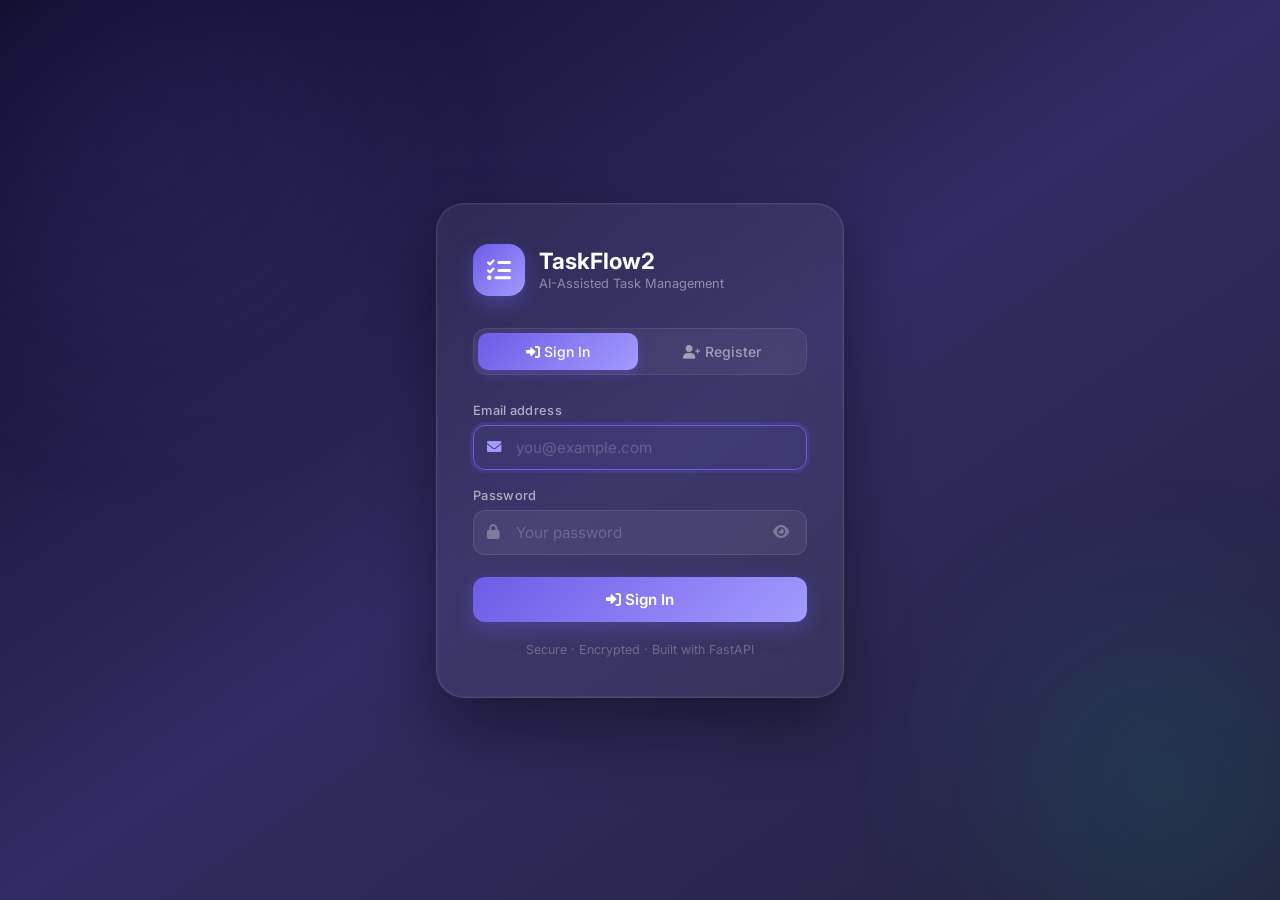
<file: frontend/index.html>
<!DOCTYPE html>
<html lang="en">
<head>
  <meta charset="UTF-8" />
  <meta name="viewport" content="width=device-width, initial-scale=1.0" />
  <title>TaskFlow2 – AI Task Management</title>
  <link href="https://fonts.googleapis.com/css2?family=Inter:wght@400;500;600;700&display=swap" rel="stylesheet" />
  <link rel="stylesheet" href="https://cdnjs.cloudflare.com/ajax/libs/font-awesome/6.0.0-beta3/css/all.min.css" />
  <link rel="stylesheet" href="styles.css" />
</head>
<body>

  <!-- Loading Overlay -->
  <div id="loader" class="loader-overlay" style="display:none;">
    <div class="spinner"></div>
  </div>

  <!-- Toast Container -->
  <div id="toast-container" class="toast-container"></div>

  <div class="app-container">

    <!-- ═══════════════════════════ SIDEBAR ═══════════════════════════ -->
    <aside class="sidebar">
      <div class="sidebar-brand">
        <i class="fas fa-tasks"></i>
        <span class="nav-label">TaskFlow2</span>
      </div>

      <nav class="sidebar-nav">
        <ul>
          <li data-section="dashboard" class="active">
            <a><i class="fas fa-home"></i><span class="nav-label"> Dashboard</span></a>
          </li>
          <li data-section="tasks">
            <a><i class="fas fa-list-ul"></i><span class="nav-label"> Tasks</span></a>
          </li>
          <li data-section="projects">
            <a><i class="fas fa-project-diagram"></i><span class="nav-label"> Projects</span></a>
          </li>

        </ul>
      </nav>

      <div class="sidebar-footer">
        <button class="btn-logout" id="sidebar-logout" title="Sign out">
          <i class="fas fa-sign-out-alt"></i>
          <span class="nav-label">Sign Out</span>
        </button>
      </div>
    </aside>

    <!-- ═══════════════════════════ MAIN ═══════════════════════════ -->
    <main class="main-content">

      <!-- Header -->
      <header class="header">
        <div class="header-left">
          <h1 id="page-title">Dashboard</h1>
        </div>
        <div class="header-right">
          <span class="user-info">
            <i class="fas fa-user-circle"></i>
            <span id="current-user-name">Loading…</span>
            <button class="header-logout" id="header-logout" title="Sign out">
              <i class="fas fa-sign-out-alt"></i> Sign Out
            </button>
          </span>
        </div>
      </header>

      <!-- ─────────────────── SECTION: DASHBOARD ─────────────────── -->
      <section id="section-dashboard" class="page-section">

        <section class="stats-grid" id="stats-grid">
          <div class="stat-card" id="stat-total">
            <div class="stat-icon"><i class="fas fa-tasks"></i></div>
            <div class="stat-content"><h3>Total Tasks</h3><p class="stat-number">—</p></div>
          </div>
          <div class="stat-card" id="stat-high">
            <div class="stat-icon"><i class="fas fa-arrow-up" style="color:#e74c3c"></i></div>
            <div class="stat-content"><h3>High Priority</h3><p class="stat-number">—</p></div>
          </div>
          <div class="stat-card" id="stat-medium">
            <div class="stat-icon"><i class="fas fa-minus" style="color:#f39c12"></i></div>
            <div class="stat-content"><h3>Medium Priority</h3><p class="stat-number">—</p></div>
          </div>
          <div class="stat-card" id="stat-low">
            <div class="stat-icon"><i class="fas fa-arrow-down" style="color:#2ecc71"></i></div>
            <div class="stat-content"><h3>Low Priority</h3><p class="stat-number">—</p></div>
          </div>
          <div class="stat-card" id="stat-projects">
            <div class="stat-icon"><i class="fas fa-project-diagram"></i></div>
            <div class="stat-content"><h3>Projects</h3><p class="stat-number">—</p></div>
          </div>
          <div class="stat-card" id="stat-todo">
            <div class="stat-icon"><i class="fas fa-circle" style="color:#74b9ff"></i></div>
            <div class="stat-content"><h3>To Do</h3><p class="stat-number">—</p></div>
          </div>
          <div class="stat-card" id="stat-inprogress">
            <div class="stat-icon"><i class="fas fa-spinner" style="color:#fdcb6e"></i></div>
            <div class="stat-content"><h3>In Progress</h3><p class="stat-number">—</p></div>
          </div>
          <div class="stat-card" id="stat-completed">
            <div class="stat-icon"><i class="fas fa-check-circle" style="color:#00b894"></i></div>
            <div class="stat-content"><h3>Completed</h3><p class="stat-number">—</p></div>
          </div>

        </section>

        <!-- Recent tasks preview on dashboard -->
        <div class="card">
          <h2><i class="fas fa-clock"></i> Recent Tasks</h2>
          <div id="recent-task-list">
            <div class="empty-message">
              <i class="fas fa-inbox"></i>
              <p>No tasks yet</p>
              <small>Go to Tasks to create your first task</small>
            </div>
          </div>
        </div>

      </section><!-- /dashboard -->

      <!-- ─────────────────── SECTION: TASKS ─────────────────── -->
      <section id="section-tasks" class="page-section hidden">

        <div class="action-row">
          <!-- Create Task Form -->
          <section class="card form-card">
            <h2><i class="fas fa-plus-circle"></i> Create Task</h2>
            <form id="task-form" novalidate>
              <div class="form-group">
                <label for="task-title">Title</label>
                <input type="text" id="task-title" placeholder="Task title" required />
              </div>
              <div class="form-group">
                <label for="task-desc">Description</label>
                <textarea id="task-desc" placeholder="Description (optional)"></textarea>
              </div>
              <div class="form-row">
                <div class="form-group">
                  <label for="task-priority">Priority</label>
                  <select id="task-priority">
                    <option value="low">Low</option>
                    <option value="medium" selected>Medium</option>
                    <option value="high">High</option>
                  </select>
                </div>
                <div class="form-group">
                  <label for="task-due">Due Date</label>
                  <input type="text" id="task-due" placeholder="e.g., 2026-12-01" />
                </div>
              </div>
              <div class="form-group">
                <label for="task-project">Project</label>
                <select id="task-project" required>
                  <option value="">Select Project</option>
                </select>
              </div>
              <button type="submit" class="btn btn-primary">
                <i class="fas fa-save"></i> Create Task
              </button>
            </form>
          </section>

          <!-- AI Quick Add -->
          <section class="card ai-card">
            <h2><i class="fas fa-robot"></i> AI Quick Add</h2>
            <form id="quick-add-form" novalidate>
              <div class="form-group">
                <label for="quick-text">Describe your task</label>
                <textarea id="quick-text" placeholder="e.g., Urgent: Fix login bug by tomorrow" rows="3"></textarea>
              </div>
              <div class="form-group">
                <label for="quick-project">Project</label>
                <select id="quick-project" required>
                  <option value="">Select Project</option>
                </select>
              </div>
              <button type="submit" class="btn btn-ai">
                <i class="fas fa-magic"></i> Generate Task
              </button>
            </form>
          </section>
        </div>

        <!-- Search & Sort -->
        <div class="control-row">
          <div class="search-box">
            <input type="text" id="search-input" placeholder="Search tasks by exact title…" />
            <select id="search-algo">
              <option value="binary">Binary Search</option>
              <option value="linear">Linear Search</option>
            </select>
            <button id="search-btn" class="btn btn-secondary">
              <i class="fas fa-search"></i> Search
            </button>
            <button id="clear-search-btn" class="btn btn-secondary" style="display:none;">
              <i class="fas fa-times"></i> Clear
            </button>
          </div>
          <div class="sort-box">
            <button id="sort-btn" class="btn btn-secondary">
              <i class="fas fa-sort-amount-up"></i> Sort by Priority
            </button>
            <button id="reset-sort-btn" class="btn btn-secondary" style="display:none;">
              <i class="fas fa-undo"></i> Reset
            </button>
          </div>
        </div>

        <!-- Task List -->
        <section class="card task-list-container">
          <h2><i class="fas fa-list-ul"></i> Task List <span id="task-count-badge" style="font-size:0.75rem;color:rgba(255,255,255,0.35);font-weight:400;margin-left:4px;"></span></h2>
          <div id="task-list">
            <div class="empty-message">
              <i class="fas fa-inbox"></i>
              <p>No tasks yet</p>
              <small>Use the form above to create your first task</small>
            </div>
          </div>
        </section>

      </section><!-- /tasks -->

      <!-- ─────────────────── SECTION: PROJECTS ─────────────────── -->
      <section id="section-projects" class="page-section hidden">

        <!-- Create Project -->
        <div class="card" style="max-width:560px;">
          <h2><i class="fas fa-plus-circle"></i> New Project</h2>
          <form id="project-form" novalidate>
            <div class="form-group">
              <label for="project-name">Project Name</label>
              <input type="text" id="project-name" placeholder="e.g., Website Redesign" required />
            </div>
            <div class="form-group">
              <label for="project-desc">Description <span style="color:rgba(255,255,255,0.3);font-size:0.75rem;">(optional)</span></label>
              <textarea id="project-desc" placeholder="What is this project about?" rows="2"></textarea>
            </div>
            <button type="submit" class="btn btn-primary">
              <i class="fas fa-save"></i> Create Project
            </button>
          </form>
        </div>

        <!-- Project List -->
        <div class="section-header">
          <h2><i class="fas fa-project-diagram"></i> Your Projects <span id="projects-count-badge" style="font-size:0.75rem;color:rgba(255,255,255,0.35);font-weight:400;margin-left:4px;"></span></h2>
        </div>
        <div class="projects-grid" id="project-list">
          <div class="empty-message">
            <i class="fas fa-folder-open"></i>
            <p>No projects yet</p>
            <small>Create your first project above</small>
          </div>
        </div>

      </section><!-- /projects -->


      <!-- Footer -->
      <footer class="footer">
        <p>&copy; <span id="footer-year"></span> TaskFlow2 – AI Assisted Task Management</p>
      </footer>

    </main><!-- /main-content -->
  </div><!-- /app-container -->

  <!-- ═══════════════════ EDIT TASK MODAL ═══════════════════ -->
  <div id="edit-modal" class="modal">
    <div class="modal-content">
      <span class="modal-close" id="modal-close-btn">&times;</span>
      <h2><i class="fas fa-edit" style="color:#6c5ce7;margin-right:10px;"></i>Edit Task</h2>
      <form id="edit-form" novalidate>
        <input type="hidden" id="edit-id" />
        <div class="form-group">
          <label for="edit-title">Title</label>
          <input type="text" id="edit-title" required />
        </div>
        <div class="form-group">
          <label for="edit-desc">Description</label>
          <textarea id="edit-desc"></textarea>
        </div>
        <div class="form-row">
          <div class="form-group">
            <label for="edit-priority">Priority</label>
            <select id="edit-priority">
              <option value="low">Low</option>
              <option value="medium">Medium</option>
              <option value="high">High</option>
            </select>
          </div>
          <div class="form-group">
            <label for="edit-due">Due Date</label>
            <input type="text" id="edit-due" placeholder="e.g., 2026-12-01" />
          </div>
        </div>
        <div class="form-group">
          <label for="edit-project">Project</label>
          <select id="edit-project" required>
            <option value="">Select Project</option>
          </select>
        </div>
        <div class="form-group">
          <label for="edit-status">Status</label>
          <select id="edit-status">
            <option value="todo">To Do</option>
            <option value="in_progress">In Progress</option>
            <option value="completed">Completed</option>
          </select>
        </div>
        <div style="display:flex;gap:12px;flex-wrap:wrap;">
          <button type="submit" class="btn btn-primary">
            <i class="fas fa-save"></i> Update Task
          </button>
          <button type="button" id="improve-btn" class="btn btn-improve">
            <i class="fas fa-magic"></i> Improve with AI
          </button>
        </div>
      </form>
    </div>
  </div>

  <script src="config.js"></script>
  <script src="auth.js"></script>
  <script src="script.js"></script>
</body>
</html>
</file>
<file: frontend/styles.css>
/* styles.css – TaskFlow2 Frontend */

/* ---- Reset & Base ---- */
*, *::before, *::after {
  margin: 0;
  padding: 0;
  box-sizing: border-box;
}

body {
  font-family: 'Inter', -apple-system, BlinkMacSystemFont, 'Segoe UI', Roboto, sans-serif;
  background: linear-gradient(145deg, #0f0c29, #302b63, #24243e);
  min-height: 100vh;
  color: #e0e0e0;
  overflow-x: hidden;
}

a {
  text-decoration: none;
  color: inherit;
}

/* ---- Scrollbar ---- */
::-webkit-scrollbar { width: 6px; }
::-webkit-scrollbar-track { background: rgba(255,255,255,0.05); border-radius: 10px; }
::-webkit-scrollbar-thumb { background: rgba(255,255,255,0.18); border-radius: 10px; }
::-webkit-scrollbar-thumb:hover { background: rgba(255,255,255,0.3); }

/* ---- Section visibility ---- */
.page-section { display: block; }
.page-section.hidden { display: none !important; }

/* ---- App Layout ---- */
.app-container {
  display: flex;
  min-height: 100vh;
}

/* ---- Sidebar ---- */
.sidebar {
  width: 240px;
  background: rgba(255,255,255,0.06);
  backdrop-filter: blur(12px);
  -webkit-backdrop-filter: blur(12px);
  border-right: 1px solid rgba(255,255,255,0.08);
  padding: 24px 16px;
  display: flex;
  flex-direction: column;
  position: sticky;
  top: 0;
  height: 100vh;
  overflow-y: auto;
  flex-shrink: 0;
  transition: width 0.25s ease;
}

.sidebar-brand {
  display: flex;
  align-items: center;
  gap: 12px;
  font-size: 1.4rem;
  font-weight: 700;
  color: #fff;
  padding-bottom: 28px;
  border-bottom: 1px solid rgba(255,255,255,0.06);
  margin-bottom: 20px;
  overflow: hidden;
}
.sidebar-brand i { color: #6c5ce7; font-size: 1.8rem; flex-shrink: 0; }
.sidebar-brand .nav-label { white-space: nowrap; }

.sidebar-nav ul { list-style: none; }
.sidebar-nav li { margin-bottom: 4px; border-radius: 10px; }
.sidebar-nav li a {
  display: flex;
  align-items: center;
  gap: 14px;
  padding: 12px 16px;
  font-weight: 500;
  color: rgba(255,255,255,0.65);
  border-radius: 10px;
  transition: all 0.2s;
  cursor: pointer;
  overflow: hidden;
  white-space: nowrap;
}
.sidebar-nav li a i { width: 20px; text-align: center; flex-shrink: 0; }
.sidebar-nav li.active a,
.sidebar-nav li a:hover {
  background: rgba(108,92,231,0.2);
  color: #fff;
}
.sidebar-nav li.active a {
  background: rgba(108,92,231,0.3);
  box-shadow: 0 0 15px rgba(108,92,231,0.15);
}

.sidebar-footer {
  margin-top: auto;
  padding-top: 20px;
  border-top: 1px solid rgba(255,255,255,0.06);
  display: flex;
  align-items: center;
  gap: 12px;
  overflow: hidden;
}

/* ---- Logout button in sidebar ---- */
.btn-logout {
  background: none;
  border: none;
  color: rgba(255,255,255,0.4);
  font-size: 0.9rem;
  cursor: pointer;
  padding: 8px 16px;
  border-radius: 10px;
  display: flex;
  align-items: center;
  gap: 10px;
  width: 100%;
  font-family: inherit;
  font-weight: 500;
  transition: color 0.2s, background 0.2s;
  white-space: nowrap;
  overflow: hidden;
}
.btn-logout:hover {
  color: #e74c3c;
  background: rgba(231,76,60,0.1);
}
.btn-logout i { flex-shrink: 0; width: 20px; text-align: center; }

/* ---- Main Content ---- */
.main-content {
  flex: 1;
  padding: 24px 32px 40px 32px;
  max-width: calc(100% - 240px);
  overflow-x: hidden;
  min-width: 0;
}

/* ---- Header ---- */
.header {
  display: flex;
  justify-content: space-between;
  align-items: center;
  padding-bottom: 20px;
  border-bottom: 1px solid rgba(255,255,255,0.06);
  margin-bottom: 28px;
  flex-wrap: wrap;
  gap: 12px;
}
.header-left h1 {
  font-size: 1.8rem;
  font-weight: 700;
  background: linear-gradient(135deg, #a29bfe, #6c5ce7);
  -webkit-background-clip: text;
  -webkit-text-fill-color: transparent;
  background-clip: text;
}
.header-right .user-info {
  display: flex;
  align-items: center;
  gap: 10px;
  background: rgba(255,255,255,0.06);
  border: 1px solid rgba(255,255,255,0.08);
  padding: 7px 7px 7px 16px;
  border-radius: 30px;
  font-weight: 500;
  color: #fff;
}
.header-right .user-info i { font-size: 1.3rem; color: #a29bfe; }
#current-user-name { font-size: 0.9rem; max-width: 150px; overflow: hidden; text-overflow: ellipsis; white-space: nowrap; }

/* ---- Header logout btn ---- */
.header-logout {
  background: rgba(231,76,60,0.1);
  border: 1px solid rgba(231,76,60,0.25);
  color: #ff8a80;
  padding: 8px 14px;
  border-radius: 30px;
  font-size: 0.8rem;
  font-weight: 600;
  cursor: pointer;
  font-family: inherit;
  transition: background 0.2s, color 0.2s;
  display: flex;
  align-items: center;
  gap: 7px;
}
.header-logout:hover { background: rgba(231,76,60,0.2); color: #ff6b6b; }

/* ---- Stats Grid ---- */
.stats-grid {
  display: grid;
  grid-template-columns: repeat(auto-fit, minmax(150px, 1fr));
  gap: 16px;
  margin-bottom: 28px;
}
.stat-card {
  background: rgba(255,255,255,0.05);
  backdrop-filter: blur(8px);
  border: 1px solid rgba(255,255,255,0.08);
  border-radius: 16px;
  padding: 16px 20px;
  display: flex;
  align-items: center;
  gap: 16px;
  transition: transform 0.2s, box-shadow 0.2s;
  cursor: default;
}
.stat-card:hover { transform: translateY(-3px); box-shadow: 0 12px 30px rgba(0,0,0,0.3); }
.stat-icon {
  font-size: 1.5rem;
  color: #6c5ce7;
  width: 46px;
  height: 46px;
  background: rgba(108,92,231,0.12);
  border-radius: 12px;
  display: flex;
  align-items: center;
  justify-content: center;
  flex-shrink: 0;
}
.stat-content h3 {
  font-size: 0.72rem;
  text-transform: uppercase;
  letter-spacing: 0.6px;
  color: rgba(255,255,255,0.45);
  margin-bottom: 4px;
}
.stat-number {
  font-size: 1.6rem;
  font-weight: 700;
  color: #fff;
  line-height: 1;
  transition: all 0.3s ease;
}

/* ---- Cards ---- */
.card {
  background: rgba(255,255,255,0.06);
  backdrop-filter: blur(8px);
  -webkit-backdrop-filter: blur(8px);
  border: 1px solid rgba(255,255,255,0.08);
  border-radius: 20px;
  padding: 24px;
  margin-bottom: 24px;
  transition: box-shadow 0.2s;
}
.card:hover { box-shadow: 0 8px 30px rgba(0,0,0,0.22); }
.card h2 {
  font-size: 1.05rem;
  font-weight: 600;
  margin-bottom: 20px;
  display: flex;
  align-items: center;
  gap: 12px;
  color: #fff;
}
.card h2 i { color: #6c5ce7; }

/* ---- Action Row ---- */
.action-row {
  display: grid;
  grid-template-columns: 1fr 1fr;
  gap: 24px;
}

/* ---- Forms ---- */
.form-group { margin-bottom: 16px; }
.form-group label {
  display: block;
  font-size: 0.82rem;
  font-weight: 500;
  color: rgba(255,255,255,0.6);
  margin-bottom: 7px;
  letter-spacing: 0.2px;
}
.form-group input,
.form-group textarea,
.form-group select {
  width: 100%;
  padding: 10px 14px;
  background: rgba(255,255,255,0.06);
  border: 1px solid rgba(255,255,255,0.1);
  border-radius: 10px;
  color: #fff;
  font-size: 0.93rem;
  font-family: inherit;
  transition: border 0.2s, box-shadow 0.2s, background 0.2s;
}
.form-group input:focus,
.form-group textarea:focus,
.form-group select:focus {
  outline: none;
  border-color: #6c5ce7;
  background: rgba(108,92,231,0.07);
  box-shadow: 0 0 0 3px rgba(108,92,231,0.18);
}
.form-group input::placeholder,
.form-group textarea::placeholder { color: rgba(255,255,255,0.2); }
.form-group textarea { resize: vertical; min-height: 70px; }
.form-group select option { background: #2d2b55; }
.form-row { display: grid; grid-template-columns: 1fr 1fr; gap: 16px; }

/* ---- Buttons ---- */
.btn {
  display: inline-flex;
  align-items: center;
  gap: 8px;
  padding: 10px 22px;
  border: none;
  border-radius: 30px;
  font-weight: 600;
  font-size: 0.88rem;
  cursor: pointer;
  transition: background 0.2s, transform 0.1s, box-shadow 0.2s;
  color: #fff;
  font-family: inherit;
}
.btn:active { transform: scale(0.97); }
.btn:disabled { opacity: 0.5; cursor: not-allowed; transform: none; }
.btn-primary {
  background: linear-gradient(135deg, #6c5ce7, #a29bfe);
  box-shadow: 0 4px 14px rgba(108,92,231,0.3);
}
.btn-primary:hover:not(:disabled) { box-shadow: 0 6px 24px rgba(108,92,231,0.5); }
.btn-secondary {
  background: rgba(255,255,255,0.08);
  border: 1px solid rgba(255,255,255,0.12);
}
.btn-secondary:hover:not(:disabled) { background: rgba(255,255,255,0.14); }
.btn-ai {
  background: linear-gradient(135deg, #00b894, #00cec9);
  box-shadow: 0 4px 14px rgba(0,206,201,0.3);
}
.btn-ai:hover:not(:disabled) { box-shadow: 0 6px 24px rgba(0,206,201,0.5); }
.btn-danger { background: rgba(231,76,60,0.75); }
.btn-danger:hover:not(:disabled) { background: #e74c3c; }
.btn-sm { padding: 6px 14px; font-size: 0.78rem; }

/* ---- Control Row (Search & Sort) ---- */
.control-row {
  display: flex;
  flex-wrap: wrap;
  gap: 12px;
  align-items: center;
  margin-bottom: 20px;
}
.search-box {
  display: flex;
  flex: 2;
  gap: 10px;
  flex-wrap: wrap;
  align-items: center;
}
.search-box input {
  flex: 1;
  min-width: 180px;
  padding: 10px 16px;
  background: rgba(255,255,255,0.06);
  border: 1px solid rgba(255,255,255,0.1);
  border-radius: 30px;
  color: #fff;
  font-size: 0.93rem;
  font-family: inherit;
  transition: border 0.2s, box-shadow 0.2s;
}
.search-box input:focus {
  outline: none;
  border-color: #6c5ce7;
  box-shadow: 0 0 0 3px rgba(108,92,231,0.18);
}
.search-box input::placeholder { color: rgba(255,255,255,0.2); }
.search-box select {
  padding: 10px 14px;
  background: rgba(255,255,255,0.06);
  border: 1px solid rgba(255,255,255,0.1);
  border-radius: 30px;
  color: #fff;
  font-size: 0.88rem;
  font-family: inherit;
}
.sort-box { display: flex; gap: 10px; }

/* ---- Task List ---- */
#task-list { display: flex; flex-direction: column; gap: 10px; }
.task-item {
  background: rgba(255,255,255,0.04);
  border: 1px solid rgba(255,255,255,0.06);
  border-radius: 14px;
  padding: 16px 20px;
  display: flex;
  flex-wrap: wrap;
  justify-content: space-between;
  align-items: center;
  gap: 12px;
  transition: background 0.2s, transform 0.2s, border-color 0.2s, box-shadow 0.2s;
  animation: itemSlideIn 0.25s ease both;
}
.task-item:hover {
  background: rgba(255,255,255,0.08);
  transform: translateX(3px);
  border-color: rgba(108,92,231,0.2);
}
@keyframes itemSlideIn {
  from { opacity: 0; transform: translateY(8px); }
  to   { opacity: 1; transform: translateY(0); }
}
.task-info { flex: 2; min-width: 200px; }
.task-title { font-weight: 600; color: #fff; margin-bottom: 3px; font-size: 0.95rem; }
.task-desc { font-size: 0.86rem; color: rgba(255,255,255,0.5); margin-bottom: 8px; }
.task-meta {
  display: flex;
  flex-wrap: wrap;
  gap: 10px;
  font-size: 0.78rem;
  color: rgba(255,255,255,0.38);
}
.task-meta span { display: inline-flex; align-items: center; gap: 5px; }
.task-meta .priority-badge {
  padding: 2px 10px;
  border-radius: 20px;
  font-weight: 600;
  font-size: 0.72rem;
  text-transform: uppercase;
  letter-spacing: 0.4px;
}
.priority-high   { background: rgba(231,76,60,0.2);  color: #e74c3c; border: 1px solid rgba(231,76,60,0.3); }
.priority-medium { background: rgba(243,156,18,0.2); color: #f39c12; border: 1px solid rgba(243,156,18,0.3); }
.priority-low    { background: rgba(46,204,113,0.2); color: #2ecc71; border: 1px solid rgba(46,204,113,0.3); }
.task-actions { display: flex; gap: 8px; align-items: center; }

/* ---- Search highlight ---- */
@keyframes highlightPulse {
  0%,100% { background: rgba(255,255,255,0.04); border-color: rgba(255,255,255,0.06); box-shadow: none; }
  40%     { background: rgba(108,92,231,0.22); border-color: #6c5ce7; box-shadow: 0 0 20px rgba(108,92,231,0.3); }
}
.task-highlight { animation: highlightPulse 1.2s ease 2 !important; }

/* ---- Empty states ---- */
.empty-message {
  text-align: center;
  color: rgba(255,255,255,0.28);
  padding: 48px 0 32px;
  display: flex;
  flex-direction: column;
  align-items: center;
  gap: 12px;
}
.empty-message i { font-size: 2.5rem; color: rgba(255,255,255,0.12); }
.empty-message p { font-size: 0.95rem; }
.empty-message small { font-size: 0.8rem; color: rgba(255,255,255,0.18); }

/* ---- Project Cards ---- */
.projects-grid {
  display: grid;
  grid-template-columns: repeat(auto-fill, minmax(280px, 1fr));
  gap: 18px;
}
.project-card {
  background: rgba(255,255,255,0.05);
  border: 1px solid rgba(255,255,255,0.08);
  border-radius: 18px;
  padding: 22px;
  transition: transform 0.2s, box-shadow 0.2s, border-color 0.2s;
  cursor: default;
  animation: itemSlideIn 0.25s ease both;
}
.project-card:hover {
  transform: translateY(-3px);
  box-shadow: 0 14px 32px rgba(0,0,0,0.28);
  border-color: rgba(108,92,231,0.25);
}
.project-card-header {
  display: flex;
  justify-content: space-between;
  align-items: flex-start;
  margin-bottom: 10px;
  gap: 10px;
}
.project-card-header h3 {
  font-size: 1rem;
  font-weight: 600;
  color: #fff;
  flex: 1;
  line-height: 1.3;
}
.project-badge {
  background: linear-gradient(135deg, #6c5ce7, #a29bfe);
  color: #fff;
  font-size: 0.72rem;
  font-weight: 700;
  padding: 3px 10px;
  border-radius: 20px;
  white-space: nowrap;
  flex-shrink: 0;
}
.project-desc {
  font-size: 0.86rem;
  color: rgba(255,255,255,0.45);
  margin-bottom: 14px;
  line-height: 1.5;
  min-height: 20px;
}
.project-meta {
  display: flex;
  flex-wrap: wrap;
  gap: 12px;
  font-size: 0.78rem;
  color: rgba(255,255,255,0.35);
  border-top: 1px solid rgba(255,255,255,0.06);
  padding-top: 12px;
  margin-top: 4px;
}
.project-meta span { display: inline-flex; align-items: center; gap: 5px; }

/* ---- Priority bars inside project card ---- */
.priority-bars {
  display: flex;
  gap: 6px;
  margin-bottom: 14px;
  align-items: center;
}
.priority-bar-item {
  display: flex;
  align-items: center;
  gap: 5px;
  font-size: 0.75rem;
  font-weight: 500;
}
.priority-bar-item .dot {
  width: 8px;
  height: 8px;
  border-radius: 50%;
}
.dot-high   { background: #e74c3c; }
.dot-medium { background: #f39c12; }
.dot-low    { background: #2ecc71; }


/* ---- Modal ---- */
.modal {
  display: none;
  position: fixed;
  z-index: 1000;
  inset: 0;
  background: rgba(0,0,0,0.65);
  backdrop-filter: blur(6px);
  align-items: center;
  justify-content: center;
}
.modal.show { display: flex; }
.modal-content {
  background: #1a1830;
  border: 1px solid rgba(255,255,255,0.07);
  border-radius: 24px;
  padding: 32px;
  max-width: 500px;
  width: 90%;
  position: relative;
  box-shadow: 0 24px 60px rgba(0,0,0,0.5);
  animation: modalIn 0.2s ease both;
}
@keyframes modalIn {
  from { opacity: 0; transform: scale(0.95) translateY(12px); }
  to   { opacity: 1; transform: scale(1) translateY(0); }
}
.modal-close {
  position: absolute;
  top: 16px;
  right: 20px;
  font-size: 1.8rem;
  color: rgba(255,255,255,0.4);
  cursor: pointer;
  transition: color 0.2s;
  line-height: 1;
}
.modal-close:hover { color: #fff; }
.modal-content h2 { font-size: 1.15rem; font-weight: 600; margin-bottom: 22px; color: #fff; }

/* ---- Toast ---- */
.toast-container {
  position: fixed;
  bottom: 24px;
  right: 24px;
  z-index: 9999;
  display: flex;
  flex-direction: column;
  gap: 10px;
  max-width: 360px;
}
.toast {
  background: rgba(22,20,48,0.97);
  backdrop-filter: blur(8px);
  border: 1px solid rgba(255,255,255,0.09);
  border-radius: 12px;
  padding: 13px 18px;
  color: #fff;
  font-weight: 500;
  font-size: 0.88rem;
  box-shadow: 0 8px 30px rgba(0,0,0,0.4);
  animation: slideIn 0.3s ease;
  display: flex;
  align-items: center;
  gap: 12px;
}
.toast.success { border-left: 4px solid #2ecc71; }
.toast.error   { border-left: 4px solid #e74c3c; }
.toast.info    { border-left: 4px solid #6c5ce7; }
.toast i { font-size: 1.1rem; flex-shrink: 0; }
@keyframes slideIn {
  from { opacity: 0; transform: translateY(16px); }
  to   { opacity: 1; transform: translateY(0); }
}

/* ---- Loader ---- */
.loader-overlay {
  position: fixed;
  inset: 0;
  background: rgba(12,10,32,0.75);
  backdrop-filter: blur(4px);
  z-index: 9998;
  display: flex;
  align-items: center;
  justify-content: center;
}
.spinner {
  width: 50px;
  height: 50px;
  border: 4px solid rgba(255,255,255,0.1);
  border-top-color: #6c5ce7;
  border-radius: 50%;
  animation: spin 0.8s linear infinite;
}
@keyframes spin { to { transform: rotate(360deg); } }

/* ---- Footer ---- */
.footer {
  margin-top: 32px;
  padding-top: 20px;
  border-top: 1px solid rgba(255,255,255,0.05);
  text-align: center;
  font-size: 0.78rem;
  color: rgba(255,255,255,0.2);
}

/* ---- Task Status Badges ---- */
.status-badge {
  padding: 2px 10px;
  border-radius: 20px;
  font-weight: 600;
  font-size: 0.72rem;
  text-transform: uppercase;
  letter-spacing: 0.4px;
  display: inline-flex;
  align-items: center;
  gap: 4px;
}
.status-todo       { background: rgba(116,185,255,0.15); color: #74b9ff; border: 1px solid rgba(116,185,255,0.3); }
.status-in_progress{ background: rgba(253,203,110,0.15); color: #fdcb6e; border: 1px solid rgba(253,203,110,0.3); }
.status-completed  { background: rgba(0,184,148,0.15);   color: #00b894; border: 1px solid rgba(0,184,148,0.3); }

/* ---- Status inline dropdown on task card ---- */
.status-select {
  background: rgba(255,255,255,0.06);
  border: 1px solid rgba(255,255,255,0.12);
  border-radius: 20px;
  color: #fff;
  font-size: 0.72rem;
  font-weight: 600;
  padding: 2px 8px;
  cursor: pointer;
  font-family: inherit;
  transition: border-color 0.2s, background 0.2s;
}
.status-select:focus { outline: none; border-color: #6c5ce7; }
.status-select option { background: #2d2b55; }

/* ---- Improve Task button ---- */
.btn-improve {
  background: linear-gradient(135deg, #a29bfe, #6c5ce7);
  box-shadow: 0 4px 14px rgba(162,155,254,0.3);
}
.btn-improve:hover:not(:disabled) { box-shadow: 0 6px 24px rgba(162,155,254,0.5); }

/* ---- Section header row (title + action btn) ---- */
.section-header {
  display: flex;
  align-items: center;
  justify-content: space-between;
  margin-bottom: 22px;
  flex-wrap: wrap;
  gap: 12px;
}
.section-header h2 {
  font-size: 1.1rem;
  font-weight: 600;
  color: #fff;
  display: flex;
  align-items: center;
  gap: 10px;
}
.section-header h2 i { color: #6c5ce7; }

/* ---- Skeleton loader ---- */
.skeleton {
  background: linear-gradient(90deg,
    rgba(255,255,255,0.05) 25%,
    rgba(255,255,255,0.1) 50%,
    rgba(255,255,255,0.05) 75%);
  background-size: 200% 100%;
  animation: shimmer 1.4s infinite;
  border-radius: 8px;
}
@keyframes shimmer {
  0%   { background-position: 200% 0; }
  100% { background-position: -200% 0; }
}

/* ---- Responsive ---- */
@media (max-width: 1024px) {
  .sidebar { width: 72px; padding: 16px 8px; }
  .sidebar-brand .nav-label,
  .sidebar-nav li a .nav-label,
  .btn-logout .nav-label { display: none; }
  .sidebar-brand { justify-content: center; padding-bottom: 20px; }
  .sidebar-brand i { font-size: 1.9rem; }
  .sidebar-nav li a { justify-content: center; padding: 12px; }
  .sidebar-nav li a i { font-size: 1.3rem; margin: 0; }
  .sidebar-footer { justify-content: center; }
  .btn-logout { justify-content: center; padding: 10px; }
  .main-content { max-width: calc(100% - 72px); padding: 20px 20px 40px; }
}
@media (max-width: 768px) {
  .sidebar { width: 60px; padding: 12px 6px; }
  .main-content { max-width: calc(100% - 60px); padding: 14px 14px 32px; }
  .stats-grid { grid-template-columns: repeat(3, 1fr); }
  .action-row { grid-template-columns: 1fr; }
  .control-row { flex-direction: column; align-items: stretch; }
  .search-box { flex-wrap: wrap; }
  .search-box input { min-width: 100%; }
  .projects-grid { grid-template-columns: 1fr; }
}
@media (max-width: 480px) {
  .sidebar { width: 52px; }
  .main-content { max-width: calc(100% - 52px); padding: 10px 10px 28px; }
  .stats-grid { grid-template-columns: 1fr 1fr; }
  .header-left h1 { font-size: 1.3rem; }
  .task-item { flex-direction: column; align-items: stretch; }
  .task-actions { margin-top: 10px; justify-content: flex-start; }
  .modal-content { padding: 22px 18px; }
  .form-row { grid-template-columns: 1fr; }
}
</file>
<file: frontend/login.css>
/* login.css – TaskFlow2 Authentication Page */

/* ---- Reset & Base ---- */
*, *::before, *::after {
  margin: 0;
  padding: 0;
  box-sizing: border-box;
}

body {
  font-family: 'Inter', -apple-system, BlinkMacSystemFont, 'Segoe UI', Roboto, sans-serif;
  background: linear-gradient(145deg, #0f0c29, #302b63, #24243e);
  min-height: 100vh;
  color: #e0e0e0;
  overflow: hidden;
  display: flex;
  align-items: center;
  justify-content: center;
}

/* ---- Animated background orbs ---- */
body::before,
body::after {
  content: '';
  position: fixed;
  border-radius: 50%;
  filter: blur(80px);
  opacity: 0.15;
  pointer-events: none;
  animation: floatOrb 8s ease-in-out infinite alternate;
}
body::before {
  width: 500px;
  height: 500px;
  background: radial-gradient(circle, #6c5ce7, transparent);
  top: -100px;
  left: -100px;
}
body::after {
  width: 400px;
  height: 400px;
  background: radial-gradient(circle, #00b894, transparent);
  bottom: -80px;
  right: -80px;
  animation-delay: -4s;
}

@keyframes floatOrb {
  from { transform: translate(0, 0) scale(1); }
  to   { transform: translate(40px, 30px) scale(1.1); }
}

/* ---- Loader ---- */
.loader-overlay {
  position: fixed;
  inset: 0;
  background: rgba(15, 12, 41, 0.8);
  backdrop-filter: blur(4px);
  z-index: 9999;
  display: flex;
  align-items: center;
  justify-content: center;
}
.spinner {
  width: 48px;
  height: 48px;
  border: 3px solid rgba(255, 255, 255, 0.1);
  border-top-color: #6c5ce7;
  border-radius: 50%;
  animation: spin 0.75s linear infinite;
}
@keyframes spin {
  to { transform: rotate(360deg); }
}

/* ---- Toast ---- */
.toast-container {
  position: fixed;
  bottom: 24px;
  right: 24px;
  z-index: 9998;
  display: flex;
  flex-direction: column;
  gap: 10px;
  max-width: 360px;
}
.toast {
  background: rgba(30, 28, 58, 0.97);
  backdrop-filter: blur(8px);
  border: 1px solid rgba(255, 255, 255, 0.1);
  border-radius: 12px;
  padding: 14px 20px;
  color: #fff;
  font-weight: 500;
  font-size: 0.9rem;
  box-shadow: 0 8px 30px rgba(0, 0, 0, 0.4);
  animation: slideUp 0.3s ease;
  display: flex;
  align-items: center;
  gap: 12px;
}
.toast.success { border-left: 4px solid #2ecc71; }
.toast.error   { border-left: 4px solid #e74c3c; }
.toast.info    { border-left: 4px solid #6c5ce7; }
.toast i { font-size: 1.1rem; }

@keyframes slideUp {
  from { opacity: 0; transform: translateY(16px); }
  to   { opacity: 1; transform: translateY(0); }
}

/* ---- Auth Container ---- */
.auth-container {
  position: relative;
  z-index: 1;
  width: 100%;
  max-width: 440px;
  padding: 16px;
  animation: cardEntrance 0.5s cubic-bezier(0.22, 1, 0.36, 1) both;
}

@keyframes cardEntrance {
  from { opacity: 0; transform: translateY(32px) scale(0.97); }
  to   { opacity: 1; transform: translateY(0) scale(1); }
}

/* ---- Auth Card ---- */
.auth-card {
  background: rgba(255, 255, 255, 0.06);
  backdrop-filter: blur(24px);
  -webkit-backdrop-filter: blur(24px);
  border: 1px solid rgba(255, 255, 255, 0.1);
  border-radius: 28px;
  padding: 40px 36px;
  box-shadow:
    0 32px 64px rgba(0, 0, 0, 0.4),
    0 0 0 1px rgba(255, 255, 255, 0.04) inset;
}

/* ---- Brand ---- */
.auth-brand {
  display: flex;
  align-items: center;
  gap: 14px;
  margin-bottom: 32px;
}
.auth-brand-icon {
  width: 52px;
  height: 52px;
  background: linear-gradient(135deg, #6c5ce7, #a29bfe);
  border-radius: 16px;
  display: flex;
  align-items: center;
  justify-content: center;
  font-size: 1.5rem;
  color: #fff;
  box-shadow: 0 8px 20px rgba(108, 92, 231, 0.4);
}
.auth-brand-text h1 {
  font-size: 1.4rem;
  font-weight: 700;
  color: #fff;
  line-height: 1.2;
}
.auth-brand-text p {
  font-size: 0.8rem;
  color: rgba(255, 255, 255, 0.45);
  margin-top: 2px;
}

/* ---- Tabs ---- */
.auth-tabs {
  display: flex;
  background: rgba(255, 255, 255, 0.05);
  border: 1px solid rgba(255, 255, 255, 0.08);
  border-radius: 14px;
  padding: 4px;
  margin-bottom: 28px;
  gap: 4px;
}
.auth-tab {
  flex: 1;
  padding: 10px 16px;
  border: none;
  border-radius: 10px;
  background: transparent;
  color: rgba(255, 255, 255, 0.5);
  font-family: inherit;
  font-size: 0.875rem;
  font-weight: 500;
  cursor: pointer;
  transition: all 0.2s ease;
}
.auth-tab.active {
  background: linear-gradient(135deg, #6c5ce7, #a29bfe);
  color: #fff;
  box-shadow: 0 4px 12px rgba(108, 92, 231, 0.35);
}
.auth-tab:hover:not(.active) {
  color: #fff;
  background: rgba(255, 255, 255, 0.08);
}

/* ---- Forms ---- */
.auth-form {
  display: flex;
  flex-direction: column;
  gap: 18px;
  animation: formFadeIn 0.25s ease both;
}
.auth-form.hidden {
  display: none;
}

@keyframes formFadeIn {
  from { opacity: 0; transform: translateY(8px); }
  to   { opacity: 1; transform: translateY(0); }
}

.form-group {
  display: flex;
  flex-direction: column;
  gap: 7px;
}
.form-group label {
  font-size: 0.8rem;
  font-weight: 500;
  color: rgba(255, 255, 255, 0.6);
  letter-spacing: 0.3px;
}

/* Input wrapper for icon support */
.input-wrapper {
  position: relative;
}
/* Left-side decorative icon (direct child only, NOT the eye inside the toggle button) */
.input-wrapper > i {
  position: absolute;
  left: 14px;
  top: 50%;
  transform: translateY(-50%);
  color: rgba(255, 255, 255, 0.3);
  font-size: 0.9rem;
  pointer-events: none;
  transition: color 0.2s;
}
.input-wrapper input {
  width: 100%;
  padding: 12px 14px 12px 42px;
  background: rgba(255, 255, 255, 0.06);
  border: 1px solid rgba(255, 255, 255, 0.1);
  border-radius: 12px;
  color: #fff;
  font-size: 0.95rem;
  font-family: inherit;
  transition: border 0.2s, box-shadow 0.2s, background 0.2s;
  outline: none;
}
.input-wrapper input:focus {
  border-color: #6c5ce7;
  background: rgba(108, 92, 231, 0.08);
  box-shadow: 0 0 0 3px rgba(108, 92, 231, 0.18);
}
.input-wrapper input:focus + i,
.input-wrapper input:focus ~ i,
.input-wrapper:focus-within > i {
  color: #a29bfe;
}
.input-wrapper input::placeholder {
  color: rgba(255, 255, 255, 0.2);
}

/* Password toggle */
.input-wrapper .toggle-password {
  position: absolute;
  right: 14px;
  top: 50%;
  transform: translateY(-50%);
  background: none;
  border: none;
  color: rgba(255, 255, 255, 0.3);
  cursor: pointer;
  padding: 4px;
  font-size: 0.9rem;
  /* Must be 'all' so the button itself receives clicks */
  pointer-events: all;
  transition: color 0.2s;
  z-index: 2;
  line-height: 1;
  display: flex;
  align-items: center;
  justify-content: center;
}
.input-wrapper .toggle-password:hover {
  color: rgba(255, 255, 255, 0.7);
}
/* The <i> INSIDE the toggle button: reset any inherited absolute positioning
   and prevent pointer events from swallowing clicks before the button gets them */
.input-wrapper .toggle-password i {
  position: static;
  transform: none;
  left: auto;
  top: auto;
  pointer-events: none;
}
/* Adjust right padding when toggle button is present so text doesn't overlap it */
.input-wrapper input.has-toggle {
  padding-right: 44px;
}

/* ---- Error message ---- */
.auth-error {
  display: none;
  background: rgba(231, 76, 60, 0.1);
  border: 1px solid rgba(231, 76, 60, 0.3);
  border-left: 4px solid #e74c3c;
  border-radius: 10px;
  padding: 12px 16px;
  font-size: 0.85rem;
  color: #ff8a80;
  align-items: center;
  gap: 10px;
  animation: formFadeIn 0.2s ease;
}
.auth-error.show {
  display: flex;
}
.auth-error i {
  flex-shrink: 0;
  font-size: 1rem;
}

/* ---- Submit button ---- */
.btn-auth {
  width: 100%;
  padding: 13px 24px;
  background: linear-gradient(135deg, #6c5ce7, #a29bfe);
  border: none;
  border-radius: 12px;
  color: #fff;
  font-family: inherit;
  font-size: 0.95rem;
  font-weight: 600;
  cursor: pointer;
  transition: box-shadow 0.2s, transform 0.1s, opacity 0.2s;
  box-shadow: 0 6px 20px rgba(108, 92, 231, 0.35);
  display: flex;
  align-items: center;
  justify-content: center;
  gap: 10px;
  margin-top: 4px;
}
.btn-auth:hover {
  box-shadow: 0 8px 28px rgba(108, 92, 231, 0.55);
  transform: translateY(-1px);
}
.btn-auth:active {
  transform: scale(0.98);
}
.btn-auth:disabled {
  opacity: 0.6;
  cursor: not-allowed;
  transform: none;
}
.btn-auth .spinner-sm {
  width: 18px;
  height: 18px;
  border: 2px solid rgba(255, 255, 255, 0.3);
  border-top-color: #fff;
  border-radius: 50%;
  animation: spin 0.65s linear infinite;
  display: none;
}
.btn-auth.loading .spinner-sm { display: block; }
.btn-auth.loading .btn-text   { display: none; }

/* ---- Footer note ---- */
.auth-footer-note {
  text-align: center;
  margin-top: 20px;
  font-size: 0.78rem;
  color: rgba(255, 255, 255, 0.28);
}

/* ---- Responsive ---- */
@media (max-width: 480px) {
  .auth-card {
    padding: 28px 22px;
    border-radius: 22px;
  }
  .auth-brand-icon {
    width: 44px;
    height: 44px;
    font-size: 1.2rem;
    border-radius: 13px;
  }
  .auth-brand-text h1 {
    font-size: 1.2rem;
  }
}
</file>
